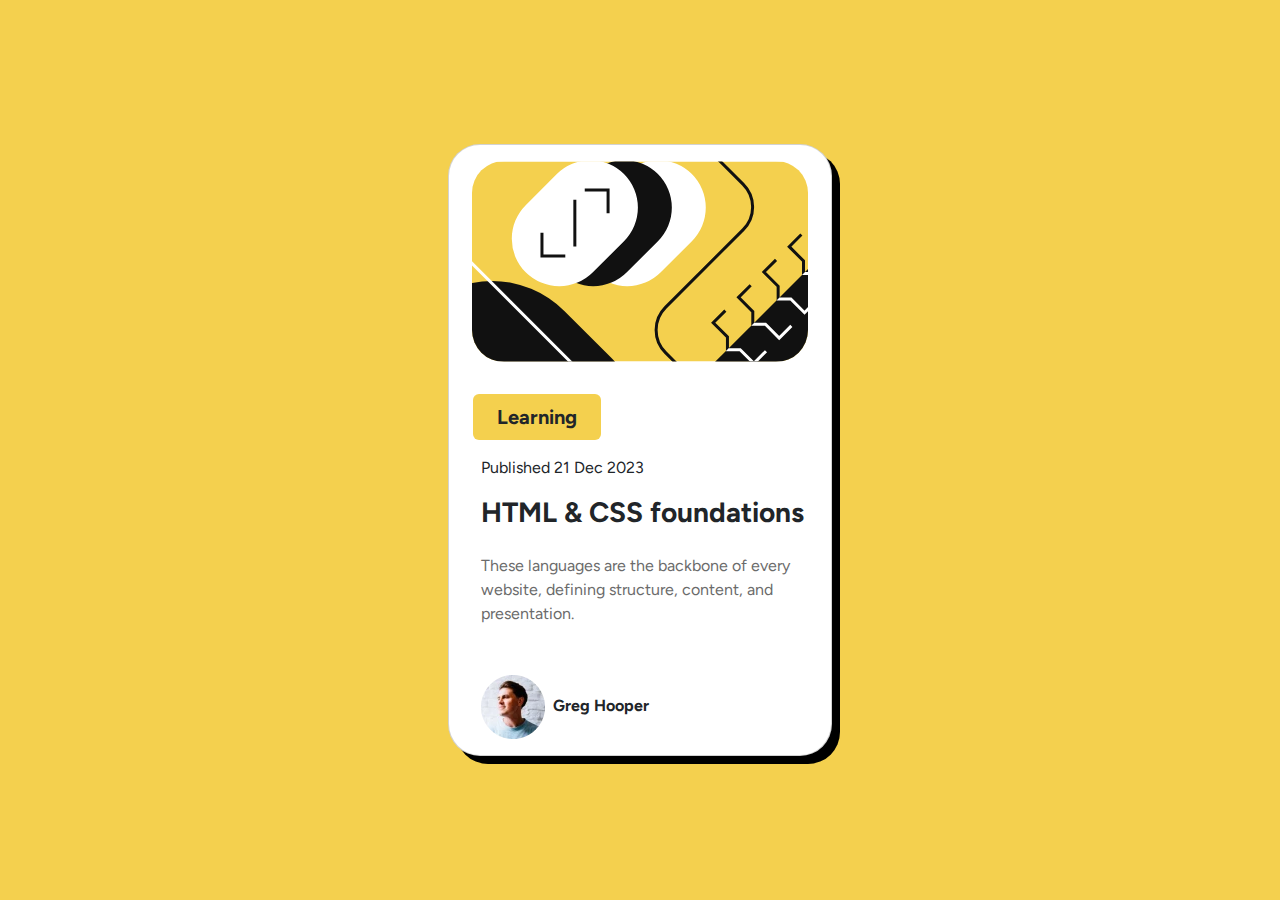
<file: blog-preview-card/index.html>
<!DOCTYPE html>
<html lang="en">
  <head>
    <meta charset="UTF-8" />
    <meta name="viewport" content="width=device-width, initial-scale=1.0" />
    <title>Document</title>
    <link rel="stylesheet" href="styles.css" />
    <style>
      @import url("https://fonts.googleapis.com/css2?family=Figtree:ital,wght@0,300..900;1,300..900&display=swap");
    </style>
    <link
      href="https://cdn.jsdelivr.net/npm/bootstrap@5.3.0/dist/css/bootstrap.min.css"
      rel="stylesheet"
    />
    <script src="https://cdn.jsdelivr.net/npm/bootstrap@5.3.0/dist/js/bootstrap.bundle.min.js"></script>
  </head>

  <body
    class="bg-custom container d-flex justify-content-center align-items-center vh-100"
  >
    <div style="width: 24rem" class="bg-white rounded-5 card custom-shadow">
      <div class="card-body d-flex justify-content-center align-items-center">
        <img
          style="max-width: 100%"
          style="height: auto"
          class="rounded-5 img-fluid"
          src="/bootstrap/blog-preview-card/images/illustration-article.svg"
          alt="illustration article image"
        />
      </div>

      <!--Text content-->

      <div class="card-body">
        <div style="width: 8rem" class="bg-custom ms-2 text-center rounded">
          <p class="p-2 fs-5 fw-bold">Learning</p>
        </div>

        <p class="ps-3">Published 21 Dec 2023</p>

        <div class="ps-3">
          <h1 class="fs-3 fw-bold">HTML & CSS foundations</h1>
        </div>

        <p class="ps-3 pt-3 fs-6 custom-color">
          These languages are the backbone of every website, defining structure,
          content, and presentation.
        </p>
      </div>

      <!--Image content-->

      <div class="card-body d-flex justify-content-start align-items-center">
        <img src="/bootstrap/blog-preview-card/images/image-avatar.webp" alt="greg hopper" class="ps-3" />
        <p class="ps-2 pt-3 fw-bold">Greg Hooper</p>
      </div>
    </div>
  </body>
</html>
</file>
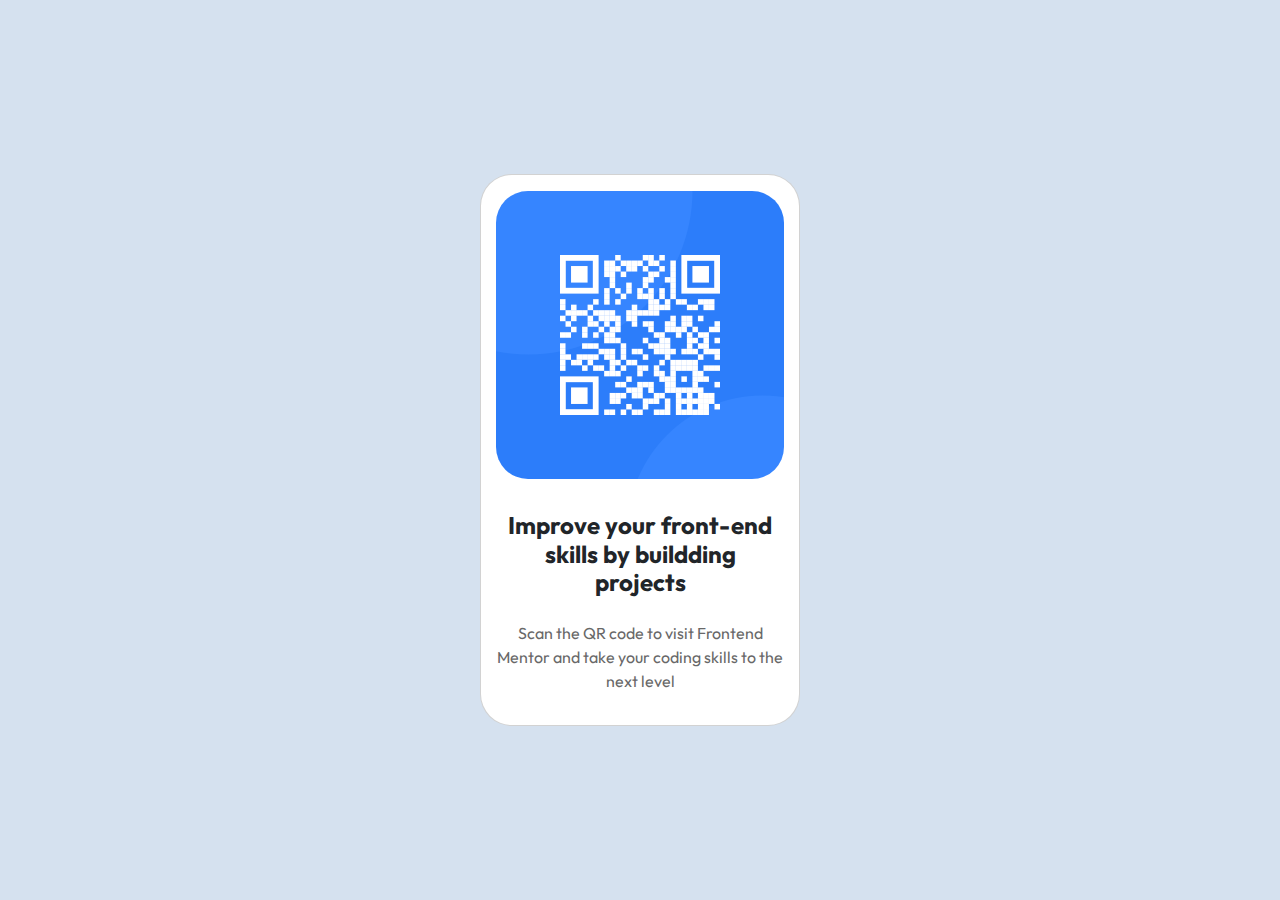
<file: QR-code/index.html>
<!DOCTYPE html>
<html lang="en">
  <head>
    <meta charset="UTF-8" />
    <meta name="viewport" content="width=device-width, initial-scale=1.0" />
    <title>Desktop</title>
    <link rel="stylesheet" href="Styles.css" />
    <link rel="preconnect" href="https://fonts.googleapis.com" />
    <link rel="preconnect" href="https://fonts.gstatic.com" crossorigin />
    <link
      href="https://fonts.googleapis.com/css2?family=Outfit:wght@100..900&display=swap"
      rel="stylesheet"
    />
    <link
      href="https://cdn.jsdelivr.net/npm/bootstrap@5.3.0/dist/css/bootstrap.min.css"
      rel="stylesheet"
    />
    <script src="https://cdn.jsdelivr.net/npm/bootstrap@5.3.0/dist/js/bootstrap.bundle.min.js"></script>
  </head>
  <!--Main container centered-->
  <body
    class="bg-custom container d-flex justify-content-center align-items-center vh-100"
  >
    <div class="bg-white rounded-5 card" style="width: 20rem">
      <!--centered image inside its container-->

      <div class="d-flex justify-content-center align-items-center">
        <div class="d-flex justify-content-center align-items-center">
          <div>
            <img
              style="width: 18rem"
              style="height: 18rem"
              class="rounded-5 mt-3"
              src="/bootstrap/QR-code/Asset/image-qr-code.png"
              alt="QRcode"
            />
          </div>
        </div>
      </div>
      <div class="text-center">
        <h2 class="mx-auto fs-4 fw-bolder p-3 col-12 mt-3">
          Improve your front-end skills by buildding projects
        </h2>
        <p class="mx-auto col-12 p-3 pt-0">
          Scan the QR code to visit Frontend Mentor and take your coding skills
          to the next level
        </p>
      </div>
    </div>
  </body>
</html>
</file>
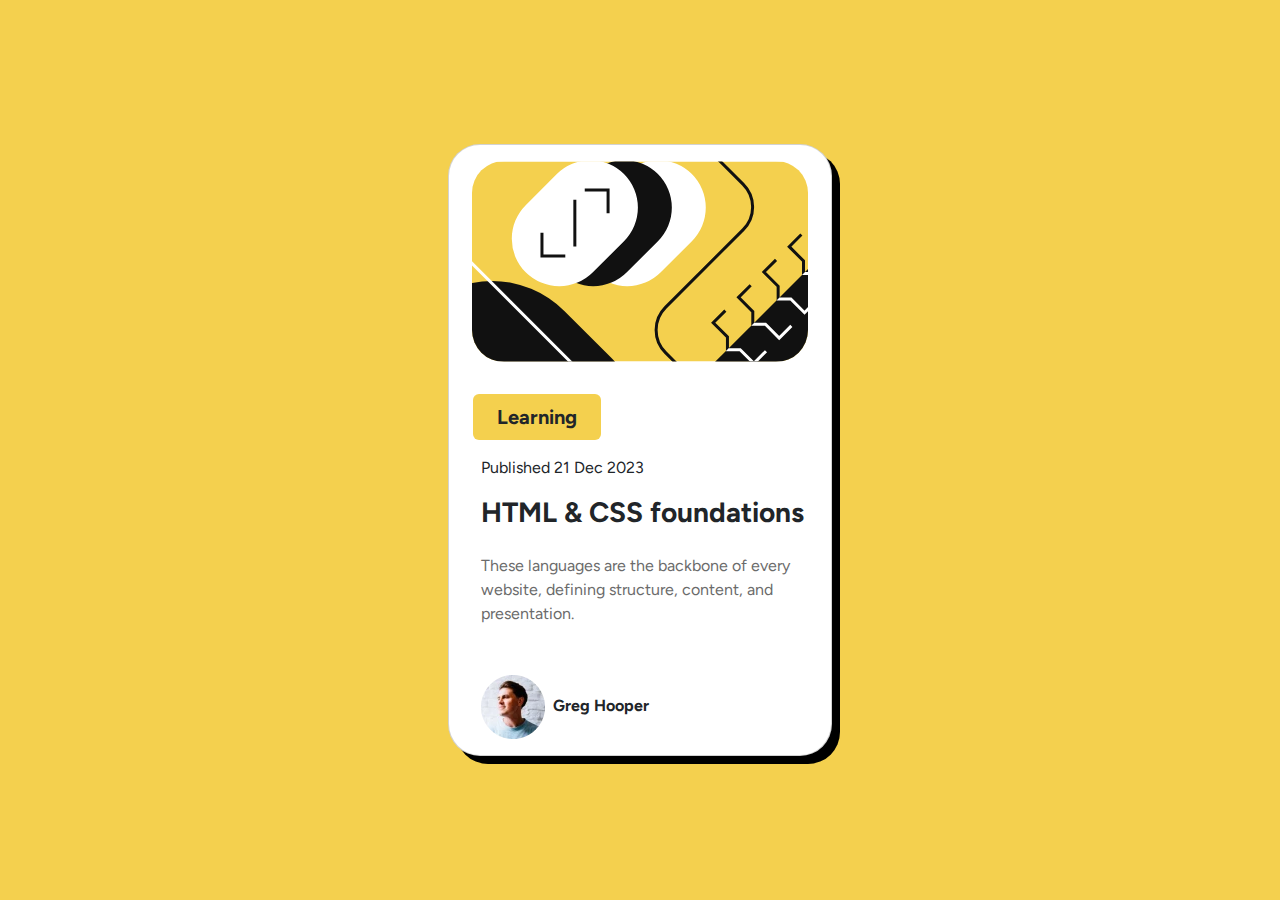
<file: bootstrap/blog-preview-card/index.html>
<!DOCTYPE html>
<html lang="en">
  <head>
    <meta charset="UTF-8" />
    <meta name="viewport" content="width=device-width, initial-scale=1.0" />
    <title>Document</title>
    <link rel="stylesheet" href="styles.css" />
    <style>
      @import url("https://fonts.googleapis.com/css2?family=Figtree:ital,wght@0,300..900;1,300..900&display=swap");
    </style>
    <link
      href="https://cdn.jsdelivr.net/npm/bootstrap@5.3.0/dist/css/bootstrap.min.css"
      rel="stylesheet"
    />
    <script src="https://cdn.jsdelivr.net/npm/bootstrap@5.3.0/dist/js/bootstrap.bundle.min.js"></script>
  </head>

  <body
    class="bg-custom container d-flex justify-content-center align-items-center vh-100"
  >
    <div style="width: 24rem" class="bg-white rounded-5 card custom-shadow">
      <div class="card-body d-flex justify-content-center align-items-center">
        <img
          style="max-width: 100%"
          style="height: auto"
          class="rounded-5 img-fluid"
          src="./images/illustration-article.svg"
          alt="illustration article image"
        />
      </div>

      <!--Text content-->

      <div class="card-body">
        <div style="width: 8rem" class="bg-custom ms-2 text-center rounded">
          <p class="p-2 fs-5 fw-bold">Learning</p>
        </div>

        <p class="ps-3">Published 21 Dec 2023</p>

        <div class="ps-3">
          <h1 class="fs-3 fw-bold">HTML & CSS foundations</h1>
        </div>

        <p class="ps-3 pt-3 fs-6 custom-color">
          These languages are the backbone of every website, defining structure,
          content, and presentation.
        </p>
      </div>

      <!--Image content-->

      <div class="card-body d-flex justify-content-start align-items-center">
        <img src="./images/image-avatar.webp" alt="greg hopper" class="ps-3" />
        <p class="ps-2 pt-3 fw-bold">Greg Hooper</p>
      </div>
    </div>
  </body>
</html>
</file>
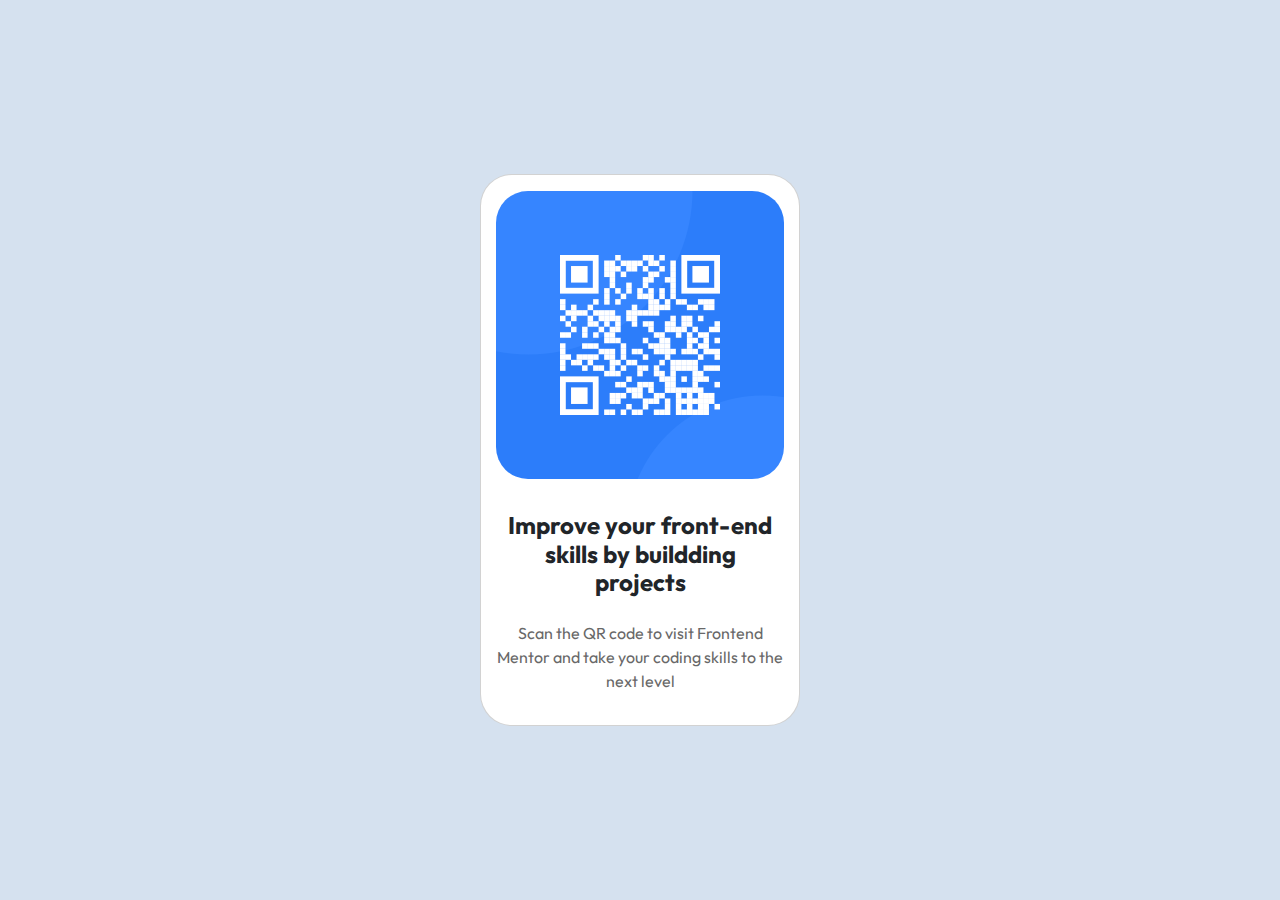
<file: bootstrap/QR-code/index.html>
<!DOCTYPE html>
<html lang="en">
  <head>
    <meta charset="UTF-8" />
    <meta name="viewport" content="width=device-width, initial-scale=1.0" />
    <title>Desktop</title>
    <link rel="stylesheet" href="Styles.css" />
    <link rel="preconnect" href="https://fonts.googleapis.com" />
    <link rel="preconnect" href="https://fonts.gstatic.com" crossorigin />
    <link
      href="https://fonts.googleapis.com/css2?family=Outfit:wght@100..900&display=swap"
      rel="stylesheet"
    />
    <link
      href="https://cdn.jsdelivr.net/npm/bootstrap@5.3.0/dist/css/bootstrap.min.css"
      rel="stylesheet"
    />
    <script src="https://cdn.jsdelivr.net/npm/bootstrap@5.3.0/dist/js/bootstrap.bundle.min.js"></script>
  </head>
  <!--Main container centered-->
  <body
    class="bg-custom container d-flex justify-content-center align-items-center vh-100"
  >
    <div class="bg-white rounded-5 card" style="width: 20rem">
      <!--centered image inside its container-->

      <div class="d-flex justify-content-center align-items-center">
        <div class="d-flex justify-content-center align-items-center">
          <div>
            <img
              style="width: 18rem"
              style="height: 18rem"
              class="rounded-5 mt-3"
              src="./Asset/image-qr-code.png"
              alt="QRcode"
            />
          </div>
        </div>
      </div>
      <div class="text-center">
        <h2 class="mx-auto fs-4 fw-bolder p-3 col-12 mt-3">
          Improve your front-end skills by buildding projects
        </h2>
        <p class="mx-auto col-12 p-3 pt-0">
          Scan the QR code to visit Frontend Mentor and take your coding skills
          to the next level
        </p>
      </div>
    </div>
  </body>
</html>
</file>
<file: blog-preview-card/styles.css>
.bg-custom {
  background-color: #f4d04e;
}

.custom-color {
  color: #6b6b6b;
} 

.custom-shadow{
  box-shadow: 8px 8px #000000;
}

* {
  font-family: "Figtree", sans-serif;
}

h1:hover {
  color: #f4d04e;
}

h1:focus {
  color: #f4d04e;
}
</file>
<file: QR-code/Styles.css>
* {
  font-family: "Outfit", sans-serif;
}

.bg-custom {
  background-color: #d5e1ef;
}

p {
  color: #686868;
}
</file>
<file: bootstrap/blog-preview-card/styles.css>
.bg-custom {
  background-color: #f4d04e;
}

.custom-color {
  color: #6b6b6b;
} 

.custom-shadow{
  box-shadow: 8px 8px #000000;
}

* {
  font-family: "Figtree", sans-serif;
}

h1:hover {
  color: #f4d04e;
}

h1:focus {
  color: #f4d04e;
}
</file>
<file: bootstrap/QR-code/Styles.css>
* {
  font-family: "Outfit", sans-serif;
}

.bg-custom {
  background-color: #d5e1ef;
}

p {
  color: #686868;
}
</file>
